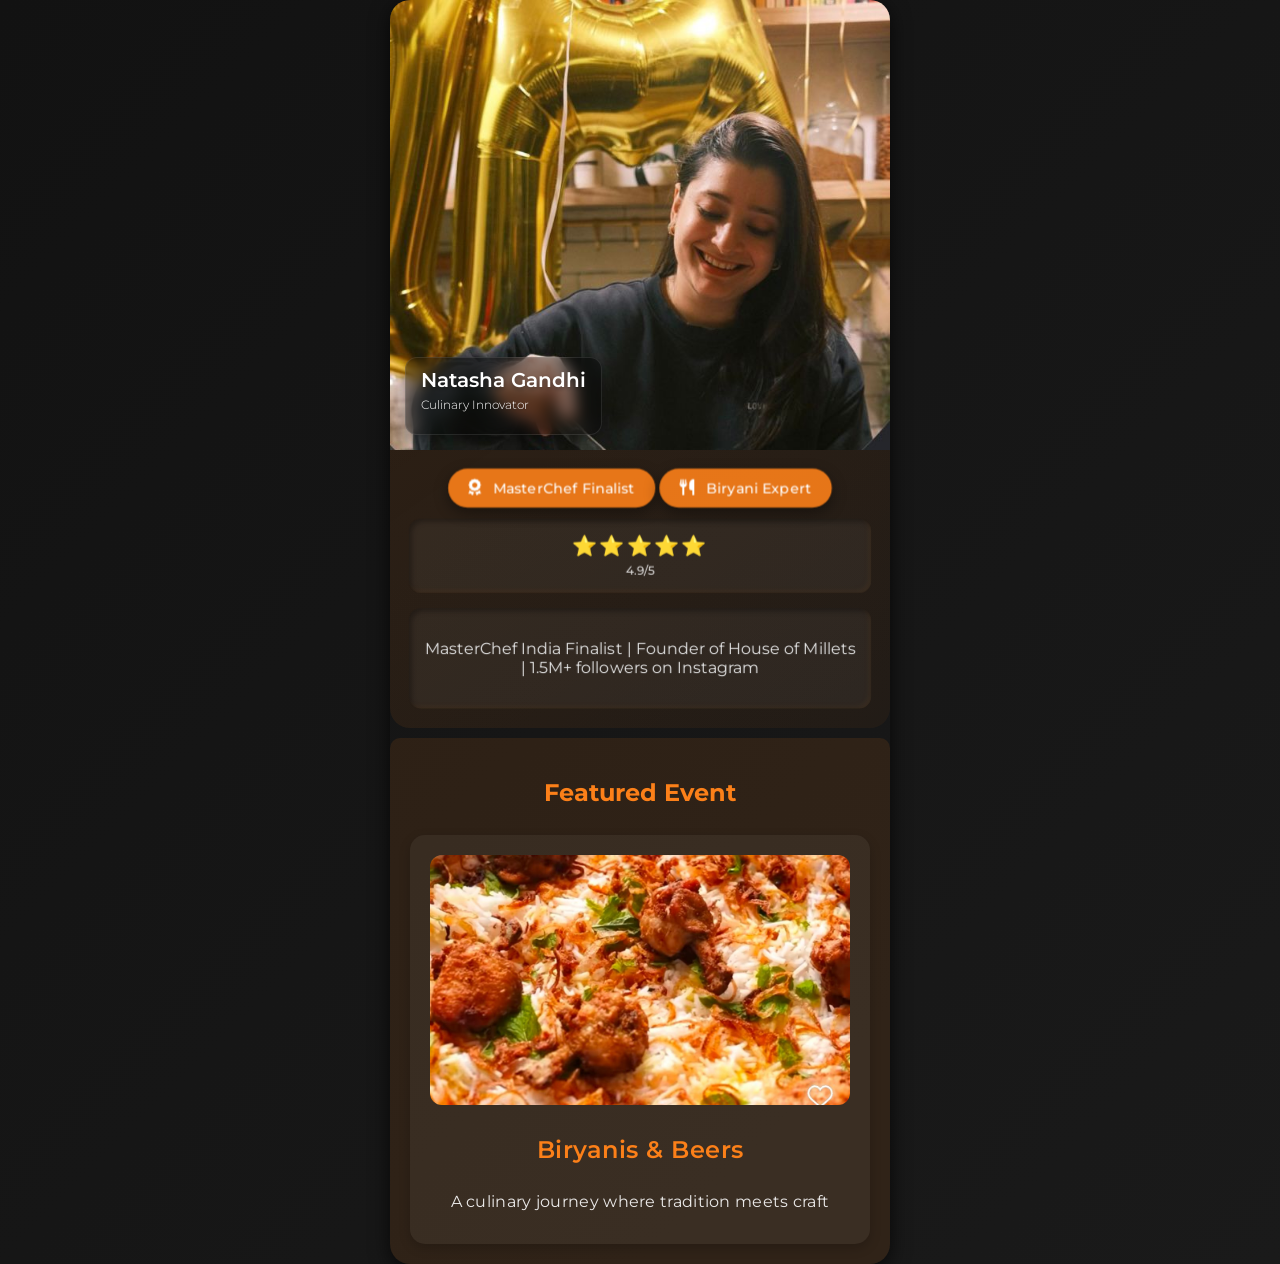
<file: index.html>
<!DOCTYPE html>
<html lang="en">
<head>
    <meta charset="UTF-8">
    <meta name="viewport" content="width=device-width, initial-scale=1.0, maximum-scale=1.0, user-scalable=no">
    <title>Natasha Gandhi - Chef Profile</title>
    <link rel="preconnect" href="https://fonts.googleapis.com">
    <link rel="preconnect" href="https://fonts.gstatic.com" crossorigin>
    <link href="https://fonts.googleapis.com/css2?family=Montserrat:wght@300;400;500;600;700&display=swap" rel="stylesheet">
    <link rel="stylesheet" href="style.css">
    <link rel="stylesheet" href="https://cdnjs.cloudflare.com/ajax/libs/font-awesome/6.5.1/css/all.min.css">
</head>
<body>
    <div class="artist-profile">
        <div class="hero">
            
            <img src="hero.jpeg" alt="Natasha Gandhi" class="hero-image">
            <div class="overlay">
                <h1 class="artist-name">Natasha Gandhi</h1>
                <p class="artist-bio">Culinary Innovator</p>
            </div>
        </div>
        <div class="highlights">
            <div class="primary-highlights">
                <span class="icon"><i class="fas fa-award"></i> MasterChef Finalist</span>
                <span class="icon"><i class="fas fa-utensils"></i> Biryani Expert</span>
            </div>
            <div class="awards-ratings">
                <div class="stars">⭐⭐⭐⭐⭐</div>
                <div class="rating">4.9/5</div>
            </div>
            <div class="secondary-highlights">
                <p> MasterChef India Finalist | Founder of House of Millets | 1.5M+ followers on Instagram</p>
            </div>
        </div>
        <div class="events">
            <h2>Featured Event</h2>
            <a href="events.html" class="event-link">
                <div class="event">
                    <img src="WhatsApp Image 2025-02-11 at 7.40.05 PM (1).jpeg" alt="Event Image" class="event-img">
                    <h3>Biryanis & Beers</h3>
                    <p>
                         A culinary journey where tradition meets craft
                        
                    </p>
                </div>
            </a>
        </div>
    </div>
    <script src="app.js"></script>
</body>
</html>
</file>
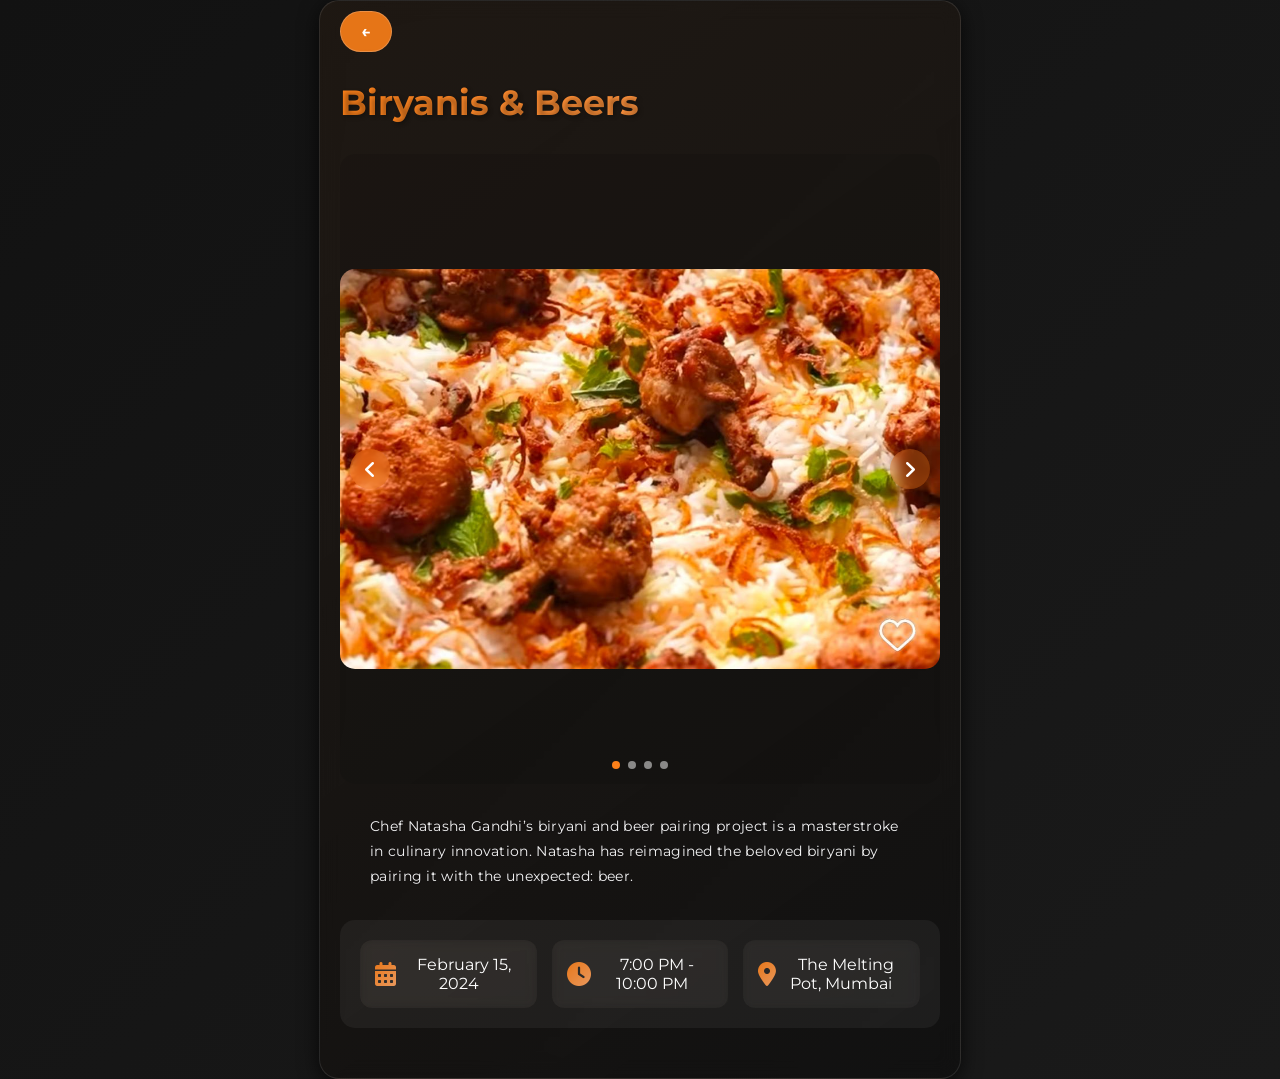
<file: events.html>
<!DOCTYPE html>
<html lang="en">
<head>
    <meta charset="UTF-8">
    <meta name="viewport" content="width=device-width, initial-scale=1.0">
    <title>Biryanis & Beers - Event Details</title>
    <link rel="preconnect" href="https://fonts.googleapis.com">
    <link rel="preconnect" href="https://fonts.gstatic.com" crossorigin>
    <link href="https://fonts.googleapis.com/css2?family=Montserrat:wght@300;400;500;600;700&display=swap" rel="stylesheet">
    <link rel="stylesheet" href="style.css">
    <link rel="stylesheet" href="https://cdnjs.cloudflare.com/ajax/libs/font-awesome/6.5.1/css/all.min.css">
</head>
<body>
    <div class="event-details">
        <a href="index.html" class="back-button" style="color: white;">←</a>
        <h2>Biryanis & Beers</h2>
        
        <div class="gallery-container">
            <button class="gallery-nav prev"></button>
            <div class="gallery-view">
                <img src="WhatsApp Image 2025-02-11 at 7.40.05 PM (1).jpeg" alt="Event Image 1" class="gallery-img active">
                <img src="WhatsApp Image 2025-02-11 at 7.40.21 PM (1).jpeg" alt="Event Image 2" class="gallery-img">
                <img src="WhatsApp Image 2025-02-11 at 7.40.28 PM (1).jpeg" alt="Event Image 3" class="gallery-img">
                <img src="WhatsApp Image 2025-02-11 at 7.41.08 PM (1).jpeg" alt="Event Image 4" class="gallery-img">
            </div>
            <button class="gallery-nav next"></button>
            <div class="gallery-dots"></div>
        </div>

        <p class="event-description">
            Chef Natasha Gandhi’s biryani and beer pairing project is a masterstroke in culinary innovation.
              Natasha has reimagined the beloved biryani by pairing it with the unexpected: beer. 
            
             </p>
        <div class="event-info">
            <div class="info-item">
                <i class="fas fa-calendar-alt"></i>
                <div class="info-text">
                    
                    <span>February 15, 2024</span>
                </div>
            </div>
            <div class="info-item">
                <i class="fas fa-clock"></i>
                <div class="info-text">
                    
                    <span>7:00 PM - 10:00 PM</span>
                </div>
            </div>
            <div class="info-item">
                <i class="fas fa-map-marker-alt"></i>
                <div class="info-text">
                   
                    <span>The Melting Pot, Mumbai</span>
                </div>
            </div>
        </div>
    </div>
    <script src="app.js"></script>
</body>
</html>
</file>
<file: style.css>
/* General Styling */
body {
    font-family: 'Montserrat', -apple-system, BlinkMacSystemFont, 'Segoe UI', Roboto, Oxygen-Sans, Ubuntu, Cantarell, sans-serif;
    background: linear-gradient(135deg, #121212, #1a1a1a);
    color: #ffffff;
    margin: 0;
    padding: 0;
    display: flex;
    justify-content: center;
    align-items: center;
    min-height: 100vh;
    box-sizing: border-box;
}

/* Artist Profile Container */
.artist-profile {
    width: 100%;
    max-width: 500px;
    border-radius: 20px;
    overflow: hidden;
    box-shadow: 0px 5px 20px rgba(0, 0, 0, 0.7);
    margin: auto;
}

/* Hero Section */
.hero {
    position: relative;
    width: 100%;
    height: 0;
    padding-bottom: 90%; /* Increased from 75% for taller hero section */
}

.hero-image {
    position: absolute;
    top: 0;
    left: 0;
    width: 100%;
    height: 100%;
    object-fit: cover;
    object-position: center top;
}

.edit-profile-btn {
    position: absolute;
    top: 20px;
    right: 20px;
    background: rgba(255, 255, 255, 0.1);
    border: 2px solid #fff;
    color: #fff;
    padding: 8px 15px;
    border-radius: 20px;
    backdrop-filter: blur(5px);
    cursor: pointer;
    transition: all 0.3s ease;
    z-index: 10;
}

.edit-profile-btn:hover {
    background: #fc8019;
    border-color: #fc8019;
    transform: translateY(-2px);
}

/* Overlay for text */
.overlay {
    position: absolute;
    bottom: 15px;
    left: 15px;
    background: rgba(0, 0, 0, 0.4);
    padding: 10px 15px; /* Reduced padding */
    border-radius: 12px; /* Slightly reduced border radius */
    max-width: 80%; /* Limit width of overlay */
    backdrop-filter: blur(8px); /* Increased blur for better readability */
    border: 1px solid rgba(255, 255, 255, 0.1); /* Subtle border */
    box-shadow: 0 4px 12px rgba(0, 0, 0, 0.3);
}

.artist-name {
    font-size: 20px; /* Slightly reduced font size */
    font-weight: 600;
    margin: 0;
    color: #ffffff; /* Explicit white color */
    text-shadow: 0 2px 4px rgba(0, 0, 0, 0.3); /* Text shadow for better contrast */
}

.artist-bio {
    font-size: 12px; /* Reduced font size */
    font-weight: 300;
    margin-top: 5px;
    color: #ffffff; /* Explicit white color */
    text-shadow: 0 1px 2px rgba(0, 0, 0, 0.3); /* Subtle text shadow */
}

/* Highlights Section */
.highlights {
    padding: 20px;
    text-align: center;
    background: linear-gradient(145deg, rgba(252, 128, 25, 0.1), rgba(252, 128, 25, 0.05));
    border-radius: 0 0 20px 20px;
    transform-style: preserve-3d;
    perspective: 1000px;
}

.primary-highlights {
    margin-top: 10px;
    /* display: flex;
    flex-wrap: wrap; */
    /* justify-content: center; */
    gap: 15px;
    margin-bottom: 20px;
    transform: translateZ(20px);
}

.icon {
    font-size: 14px;
    background: rgba(252, 128, 25, 0.9);
    padding: 10px 20px;
    border-radius: 25px;
    font-weight: 500;
    color: #ffffff;
    transition: all 0.3s ease;
    box-shadow: 0 5px 15px rgba(0, 0, 0, 0.4);
    transform: translateZ(10px);
}

.icon:hover {
    transform: translateZ(20px) translateY(-5px);
    box-shadow: 0 8px 20px rgba(252, 128, 25, 0.4);
}

.icon i {
    margin-right: 8px;
    font-size: 16px;
}

.awards-ratings, .secondary-highlights {
    color: #E7E7E7;
    margin-top: 15px;
    padding: 15px;
    background: rgba(255, 255, 255, 0.05);
    border-radius: 12px;
    box-shadow: 
        inset 3px 3px 5px rgba(0, 0, 0, 0.3),
        inset -3px -3px 5px rgba(252, 128, 25, 0.05);
    transform: translateZ(5px);
}

.awards-ratings {
    display: flex;
    flex-direction: column;
    align-items: center;
    gap: 5px;
}

.awards-ratings .stars {
    font-size: 20px;
    letter-spacing: 2px;
}

.awards-ratings .rating {
    font-size: 12px;
    color: rgba(255, 255, 255, 0.8);
    font-weight: 500;
}

.events {
    margin-top: 10px;
    text-align: center;
    background-color: rgba(252, 128, 25, 0.1);
    border-radius: 10px;
    transform-style: preserve-3d;
    padding: 20px;
    color: #ffffff;
}

.events h2 {
    color: #fc8019;
    /* border-bottom: 2px solid #fc8019; */
    padding-bottom: 8px;
}

.event {
    background: rgba(255, 255, 255, 0.05);
    padding: 20px;
    border-radius: 15px;
    margin-top: 15px;
    box-shadow: 0 4px 12px rgba(0, 0, 0, 0.2);
    display: grid;
    grid-template-columns: 1fr;
    gap: 15px;
    transition: all 0.3s ease;
    position: relative;
    overflow: hidden;
}

.event img {
    width: 100%;
    height: 250px;
    object-fit: cover;
    border-radius: 12px;
    transition: transform 0.3s ease;
    margin-bottom: 15px;
}

.event:hover img {
    transform: scale(1.02);
}

.event h3 {
    font-size: 1.5em;
    margin: 0;
    color: #fc8019;
    letter-spacing: 0.5px;
    font-weight: 600;
    position: relative;
    display: inline-block;
}

.event h3::after {
    content: '';
    position: absolute;
    width: 0;
    height: 2px;
    bottom: -4px;
    left: 0;
    background-color: #fc8019;
    transition: width 0.3s ease;
}

.event:hover h3::after {
    width: 100%;
}

.event p {
    margin: 10px 0;
    font-size: 1em;
    line-height: 1.6;
    color: rgba(255, 255, 255, 0.9);
    font-weight: 400;
    letter-spacing: 0.3px;
}

.event .emoji {
    display: inline-block;
    transform: translateY(1px);
    margin: 0 2px;
}

.event-details p {
    line-height: 1.8;
    font-size: 14px;
    margin: 25px auto;
    max-width: 90%;
    letter-spacing: 0.3px;
    color: rgba(255, 255, 255, 0.95);
    text-shadow: 0 1px 2px rgba(0, 0, 0, 0.1);
}

/* Media Queries */
@media screen and (max-width: 600px) {
    body {
        padding: 10px;
        height: auto;
    }

    .artist-profile {
        width: 100%;
        border-radius: 15px;
    }

    .primary-highlights {
        gap: 8px;
    }

    .icon {
        padding: 8px 12px;
        font-size: 12px;
    }

    .overlay {
        bottom: 10px;
        left: 10px;
        padding: 8px 12px;
        max-width: 85%;
    }

    .artist-name {
        font-size: 20px;
    }

    .artist-bio {
        font-size: 12px;
    }

    .edit-profile-btn {
        top: 10px;
        right: 10px;
        padding: 6px 12px;
        font-size: 12px;
    }

    .highlights {
        padding: 15px;
    }

    .awards-ratings, 
    .secondary-highlights {
        padding: 10px;
        margin-top: 10px;
    }
    /* Make the event div clickable */
.event-link {
    text-decoration: none;
    color: inherit;
    display: block;
}

/* Style the event details page */
.event-details {
    width: 80%;
    max-width: 600px;
    /* margin: 50px auto; */
    text-align: center;
    padding: 20px;
    background: #fff;
    border-radius: 15px;
    box-shadow: 0px 5px 10px rgba(0, 0, 0, 0.2);
}

.event-details img {
    width: 100%;
    border-radius: 10px;
    margin: 10px 0;
}

.event-details h2 {
    color: #ffb700;

}

.back-button {
    display: inline-block;
    margin-top: 20px;
    padding: 10px 15px;
    background: #ffcc00;
    color: #121212;
    text-decoration: none;
    border-radius: 10px;
    font-weight: bold;
}

}

@media screen and (max-width: 320px) {
    .primary-highlights {
        flex-direction: column;
    }

    .icon {
        width: auto;
    }
}

/* Add these new styles at the end of your file */
.event-link {
    text-decoration: none;
    color: inherit;
    display: block;
    transition: transform 0.3s ease;
}

.event-link:hover {
    transform: translateY(-5px);
}

.event-details {
    width: 90%;
    max-width: 600px;
    /* margin: 50px auto; */
    padding: 20px;
    background: linear-gradient(145deg, rgba(252, 128, 25, 0.05), rgba(0, 0, 0, 0.3));
    border-radius: 20px;
    box-shadow: 0px 5px 20px rgba(0, 0, 0, 0.7);
    color: white;
    transform-style: preserve-3d;
    perspective: 1000px;
    backdrop-filter: blur(10px);
    border: 1px solid rgba(255, 255, 255, 0.1);
}

.event-details img {
    width: 100%;
    height: auto;
    max-height: 400px;
    object-fit: cover;
    border-radius: 15px;
    margin: 15px 0;
}

.event-details h2 {
    font-size: 2.2em;
    margin-top:60px;
    margin-bottom: 30px;
    background: linear-gradient(to right, #fc8019, #ffa563);
    -webkit-background-clip: text;
    -webkit-text-fill-color: transparent;
    text-shadow: 2px 2px 4px rgba(0, 0, 0, 0.3);
    font-weight: 700;
}

.back-button {
    position: fixed;
    top: 10px;
    left:20px;
    padding: 10px 20px;
    background: rgba(252, 128, 25, 0.9);
    color: white;
    text-decoration: none;
    border-radius: 25px;
    font-weight: bold;
    transition: all 0.3s ease;
    backdrop-filter: blur(5px);
    border: 1px solid rgba(255, 255, 255, 0.2);
    z-index: 1000;
}

.back-button:hover {
    transform: translateY(-2px);
    box-shadow: 0 4px 12px rgba(252, 128, 25, 0.4);
}  /* Added missing closing bracket */

/* Remove all carousel related styles and add these new gallery styles */

.gallery {
    display: grid;
    grid-template-columns: repeat(2, 1fr);
    gap: 10px;
    margin: 15px 0;
}

.gallery-img {
    width: 100%;
    height: 400px;
    object-fit: cover;
    border-radius: 8px;
    transition: transform 0.3s ease;
    cursor: pointer;
}

.gallery-img:hover {
    transform: scale(1.05);
}

@media screen and (max-width: 480px) {
    .gallery {
        grid-template-columns: 1fr;
        gap: 8px;
    }

    .gallery-img {
        height: 180px;
    }
}

@media screen and (max-width: 320px) {
    .gallery-img {
        height: 150px;
    }
}

/* Event Info Styles */
.event-info {
    display: grid;
    grid-template-columns: repeat(3, 1fr);
    gap: 15px;
    margin: 30px 0;
    padding: 20px;
    background: rgba(255, 255, 255, 0.05);
    border-radius: 15px;
}

.info-item {
    text-align: center;
    padding: 15px;
    background: rgba(255, 255, 255, 0.03);
    border-radius: 12px;
    display: flex;
    backdrop-filter: blur(5px);
    align-items: center;
}

.info-item i {
    font-size: 24px;
    /* margin-bottom: 12px; */
    background: linear-gradient(135deg, #fc8019, #ffa563);
    -webkit-background-clip: text;
    -webkit-text-fill-color: transparent;
    opacity: 0.9;
    transition: all 0.3s ease;
}

.info-item:hover i {
    transform: translateY(-2px);
    opacity: 1;
}

.info-text h4 {
    margin: 0;
    color: #fc8019;
    font-size: 14px;
    font-weight: 500;
    padding-left: 10px;
}

.info-text span {
    font-size: 16px;
    color: #fff;
    padding-left: 10px;
}

.gallery-container {
    position: relative;
    width: 100%;
    height: 70vh; /* Changed to viewport height */
    margin: 30px 0;
    border-radius: 15px;
    overflow: hidden;
    background: rgba(0, 0, 0, 0.1);
}

.gallery-view {
    width: 100%;
    height: 100%;
    position: relative;
    display: flex;
    align-items: center;
    justify-content: center;
}

.gallery-img {
    position: absolute;
    width: 100%;
    height: 100%;
    object-fit: cover;
    object-position: center;
    opacity: 0;
    transition: opacity 0.3s ease, transform 0.5s ease;
    transform: scale(1.05); /* Slightly larger to prevent white edges */
}

.gallery-img.active {
    opacity: 1;
    transform: scale(1);
}

.gallery-nav {
    position: absolute;
    top: 50%;
    transform: translateY(-50%);
    background: rgba(252, 128, 25, 0.3);
    color: white;
    border: none;
    width: 40px;
    height: 40px;
    border-radius: 50%;
    cursor: pointer;
    z-index: 2;
    font-size: 20px;
    backdrop-filter: blur(5px);
    transition: all 0.3s ease;
    display: flex;
    align-items: center;
    justify-content: center;
}

.gallery-nav:hover {
    background: rgba(252, 128, 25, 0.8);
}

.gallery-nav.prev { left: 10px; }
.gallery-nav.next { right: 10px; }

.gallery-nav.prev::before {
    font-family: "Font Awesome 5 Free";
    font-weight: 900;
    content: "\f104";
}

.gallery-nav.next::before {
    font-family: "Font Awesome 5 Free";
    font-weight: 900;
    content: "\f105";
}

.gallery-dots {
    position: absolute;
    bottom: 15px;
    left: 0;
    right: 0;
    display: flex;
    justify-content: center;
    gap: 8px;
}

.dot {
    width: 8px;
    height: 8px;
    border-radius: 50%;
    background: rgba(255, 255, 255, 0.5);
    cursor: pointer;
    transition: all 0.3s ease;
}

.dot.active {
    background: #fc8019;
}

@media screen and (max-width: 768px) {
    .gallery-container {
        height: 50vh;
    }
}

@media screen and (max-width: 768px) {
    .event-info {
        grid-template-columns: 1fr;
    }
    
    .gallery-container {
        height: 300px;
    }
}

@media screen and (max-width: 480px) {
    .gallery-container {
        height: 40vh;
        border-radius: 8px;
    }
    
    .gallery-img {
        transform: scale(1.1);
    }
}

@media screen and (max-width: 480px) {
    .artist-profile {
        border-radius: 12px;
    }

    .primary-highlights {
        gap: 10px;
    }

    .icon {
        padding: 8px 15px;
        font-size: 12px;
        width: 50%;
    }

    .overlay {
        padding: 8px;
        max-width: 90%;
    }

    .artist-name {
        font-size: 16px;
    }

    .info-item {
        padding: 10px;
        font-size: 0.8em;
    }

    .event h3 {
        font-size: 1.2em;
    }

    .event img {
        height: 180px;
        border-radius: 8px;
    }

    .event-details img {
        max-height: 400px;
        margin: 10px 0;
    }

    .awards-ratings .stars {
        font-size: 16px;
    }
    
    .awards-ratings .rating {
        font-size: 10px;
    }
}

@media screen and (max-width: 320px) {
    body {
        padding: 5px;
    }

    .artist-profile {
        width: 100%;
        margin: 0;
    }

    .primary-highlights {
        flex-direction: column;
    }

    .event-details {
        width: 100%;
        padding: 10px;
        /* margin: 20px auto; */
    }

    .preview-section {
        margin: 15px 0;
    }

    .event img {
        height: 150px;
    }

    .event-details img {
        max-height: 200px;
    }

    .hero {
        padding-bottom: 80%;
    }

    .carousel-container img {
        transform: scale(1.15);
    }
}
</file>
